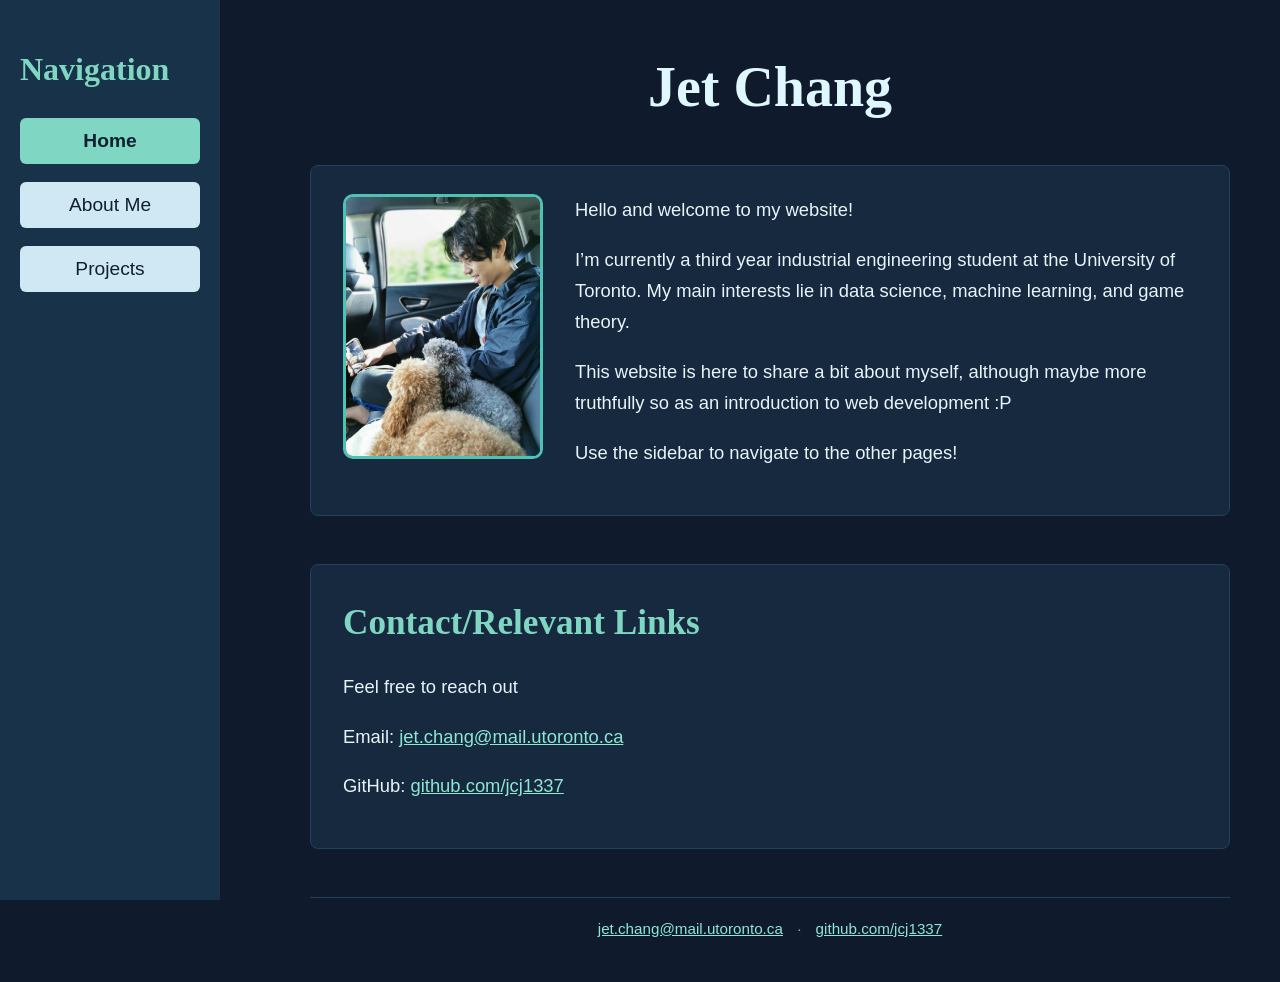
<file: index.html>
<!DOCTYPE html>
<html lang="en">
<head>
  <meta charset="UTF-8" />
  <meta name="viewport" content="width=device-width, initial-scale=1.0" />
  <title>Home | Jet Chang</title>
  <link rel="stylesheet" href="style.css" />
</head>
<body>
  <div class="sidebar">
    <h1>Navigation</h1>
    <a href="index.html" class="active">Home</a>
    <a href="about.html">About Me</a>
    <a href="projects.html">Projects</a>
  </div>

  <div class="content">
    <h1 class="title">Jet Chang</h1>

    <section class="card">
      <div class="home-intro">
        <img src="images/profile2.jpg" alt="Profile photo" class="profile-image" />

        <div class="home-text">
          <p>Hello and welcome to my website!</p>

          <p>
            I’m currently a third year industrial engineering student at the University
            of Toronto. My main interests lie in data science, machine learning, and game theory.
          </p>

          <p>
            This website is here to share a bit about myself, although maybe more truthfully so as an introduction to web development :P
          </p>

          <p>
            Use the sidebar to navigate to the other pages!
          </p>
        </div>
      </div>
    </section>

    <section class="card">
      <h2>Contact/Relevant Links</h2>
      <p>Feel free to reach out</p>

      <p>Email: <a href="mailto:jet.chang@mail.utoronto.ca">jet.chang@mail.utoronto.ca</a></p>
      <p>GitHub: <a href="https://github.com/jcj1337" target="_blank">github.com/jcj1337</a></p>
    </section>

    <footer class="site-footer">
      <a href="mailto:jet.chang@mail.utoronto.ca">jet.chang@mail.utoronto.ca</a>
      <span aria-hidden="true">&middot;</span>
      <a href="https://github.com/jcj1337" target="_blank" rel="noopener">github.com/jcj1337</a>
    </footer>
  </div>
</body>
</html>
</file>
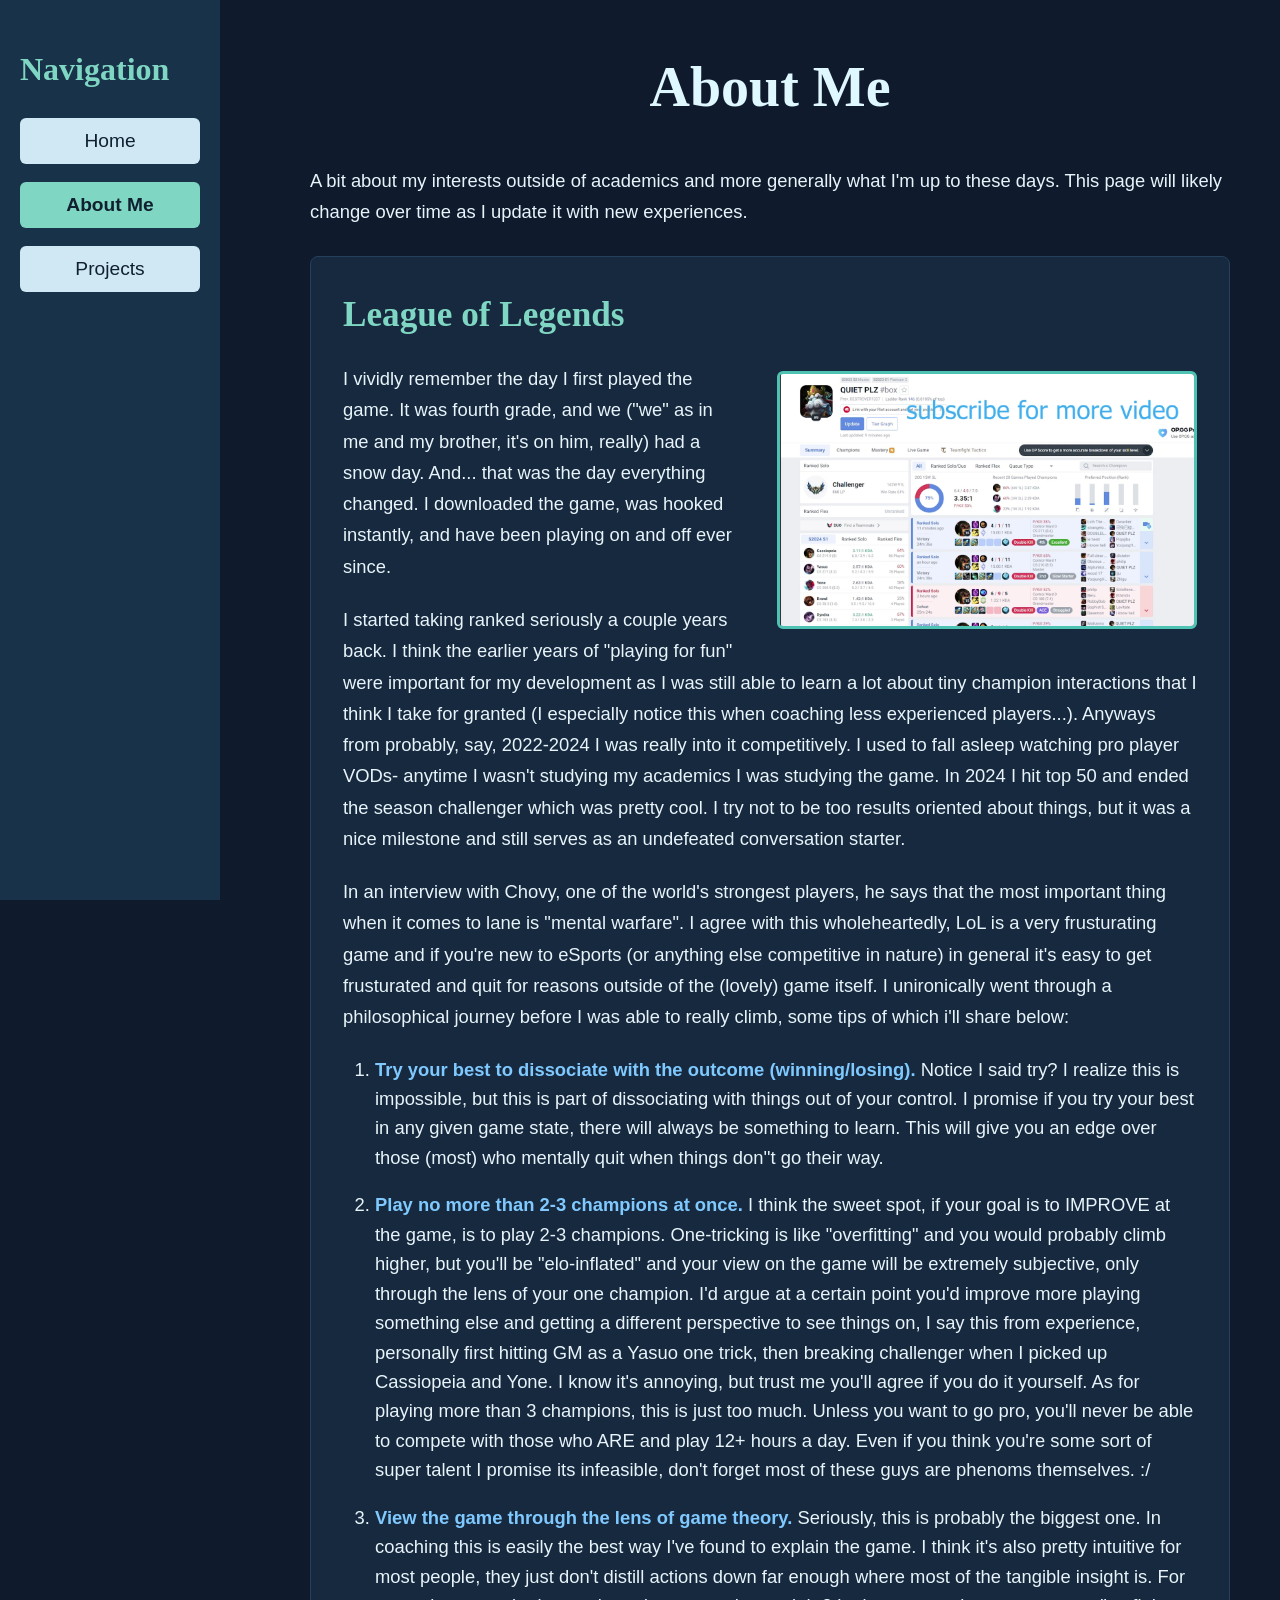
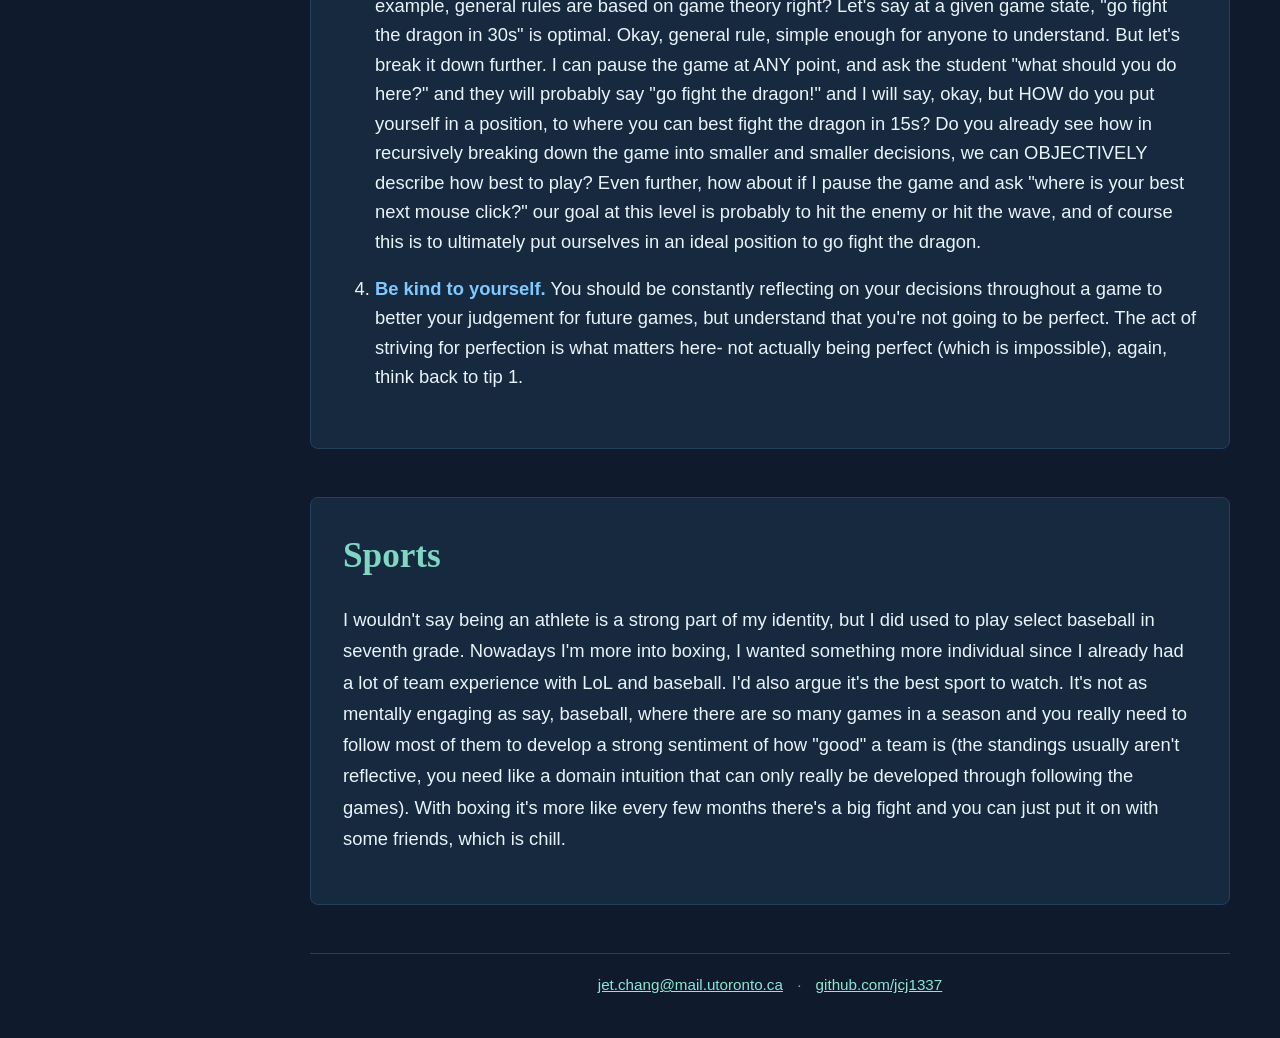
<file: about.html>
<!DOCTYPE html>
<html lang="en">
<head>
  <meta charset="UTF-8" />
  <meta name="viewport" content="width=device-width, initial-scale=1.0" />
  <title>About Me | NA'S NEXT MIDKING</title>
  <link rel="stylesheet" href="style.css" />
</head>
<body>
  <div class="sidebar">
    <h1>Navigation</h1>
    <a href="index.html">Home</a>
    <a href="about.html" class="active">About Me</a>
    <a href="projects.html">Projects</a>
    </div>

  <main class="content about-page">
    <h1 class="title">About Me</h1>

    <p class="intro">
      A bit about my interests outside of academics and more generally what I'm up to these days. This page will likely change over time as I update it with new
        experiences.
    </p>

    <section class="about-section card">
      <h2>League of Legends</h2>

      <img src="images/chall_ss.png" alt="end of szn" class="about-image" />

      <p>
        I vividly remember the day I first played the game. It was fourth grade, and we ("we" as in me and my brother, it's on him, really) had a snow day. 
        And... that was the day everything changed. I downloaded the game, was hooked instantly, and have been playing on and off ever since.
      </p>

      <p>
        I started taking ranked seriously a couple years back. I think the earlier years of "playing for fun" were important for my development as
        I was still able to learn a lot about tiny champion interactions that I think I take for granted (I especially notice this when coaching less experienced players...).
        Anyways from probably, say, 2022-2024 I was really into it competitively. I used to fall asleep watching pro player VODs- anytime I wasn't studying my academics
        I was studying the game. In 2024 I hit top 50 and ended the season challenger which was pretty cool. I try not to be too
        results oriented about things, but it was a nice milestone and still serves as an undefeated conversation starter. 

      </p>

      <p>
        In an interview with Chovy, one of the world's strongest players, he says that the most important thing when it comes to lane is "mental warfare".
        I agree with this wholeheartedly, LoL is a very frusturating game and if you're new to eSports (or anything else competitive in nature) in general it's easy to get frusturated and quit 
        for reasons outside of the (lovely) game itself. I unironically went through a philosophical journey before I was able to really climb, some tips of which i'll share below:
      </p>

    <ol>

        <li>
            <span class="highlight-text">Try your best to dissociate with the outcome (winning/losing).</span> Notice I said try? I realize this is impossible, but this is part of dissociating with things out of your control.
            I promise if you try your best in any given game state, there will always be something to learn. This will give you an edge over those (most) who mentally quit when things don''t go their way.
        </li>
        <li>
            <span class="highlight-text">Play no more than 2-3 champions at once.</span> I think the sweet spot, if your goal is to IMPROVE at the game, is to play 2-3 champions. One-tricking is like "overfitting" and you would probably
            climb higher, but you'll be "elo-inflated" and your view on the game will be extremely subjective, only through the lens of your one champion. 
            I'd argue at a certain point you'd improve more playing something else and getting a different perspective to see things on, I say this from experience, 
            personally first hitting GM as a Yasuo one trick, then breaking challenger when I picked up Cassiopeia and Yone. I know it's annoying, but trust me you'll agree
            if you do it yourself. 

            As for playing more than 3 champions, this is just too much. Unless you want to go pro, you'll never be able to compete with those who ARE and play 12+ hours a day. 
            Even if you think you're some sort of super talent I promise its infeasible, don't forget most of these guys are phenoms themselves. :/
        </li>
        <li>
            <span class="highlight-text">View the game through the lens of game theory.</span> Seriously, this is probably the biggest one. In coaching this is easily the best way I've found to explain
            the game. I think it's also pretty intuitive for most people, they just don't distill actions down far enough where most of the tangible insight is.
            For example, general rules are based on game theory right? Let's say at a given game state, "go fight the dragon in 30s" is optimal.
            Okay, general rule, simple enough for anyone to understand.
            But let's break it down further. I can pause the game at ANY point, and ask the student "what should you do here?" and they will 
            probably say "go fight the dragon!" and I will say, okay, but HOW do you put yourself in a position, to where you can best fight the dragon in 15s?
            Do you already see how in recursively breaking down the game into smaller and smaller decisions, we can OBJECTIVELY describe how best to play?
            Even further, how about if I pause the game and ask "where is your best next mouse click?" our goal at this level is probably
            to hit the enemy or hit the wave, and of course this is to ultimately put ourselves in an ideal position to go fight the dragon. 
        </li>
        <li>
            <span class="highlight-text">Be kind to yourself.</span> You should be constantly reflecting on your decisions throughout a game to better 
            your judgement for future games, but understand that you're not going to be perfect. The act of striving for perfection is what matters here-
            not actually being perfect (which is impossible), again, think back to tip 1. 
        </li>
        </ol>
    </section>

    <section class="about-section card">
      <h2>Sports</h2>

      <p>
        I wouldn't say being an athlete is a strong part of my identity, but I did used to play select baseball in seventh grade.
        Nowadays I'm more into boxing, I wanted something more individual since I already had a lot of team experience with LoL and baseball.
        I'd also argue it's the best sport to watch. It's not as mentally engaging as say, baseball, where there are so many games in a season and 
        you really need to follow most of them to develop a strong sentiment of how "good" a team is (the standings usually aren't reflective, you need like a domain intuition that can only really be developed through following the games).
        With boxing it's more like every few months there's a big fight and you can just put it on with some friends, which is chill. 
      </p>

    </section>


    <footer class="site-footer">
      <a href="mailto:jet.chang@mail.utoronto.ca">jet.chang@mail.utoronto.ca</a>
      <span aria-hidden="true">&middot;</span>
      <a href="https://github.com/jcj1337" target="_blank" rel="noopener">github.com/jcj1337</a>
    </footer>
  </main>
</body>
</html>
</file>
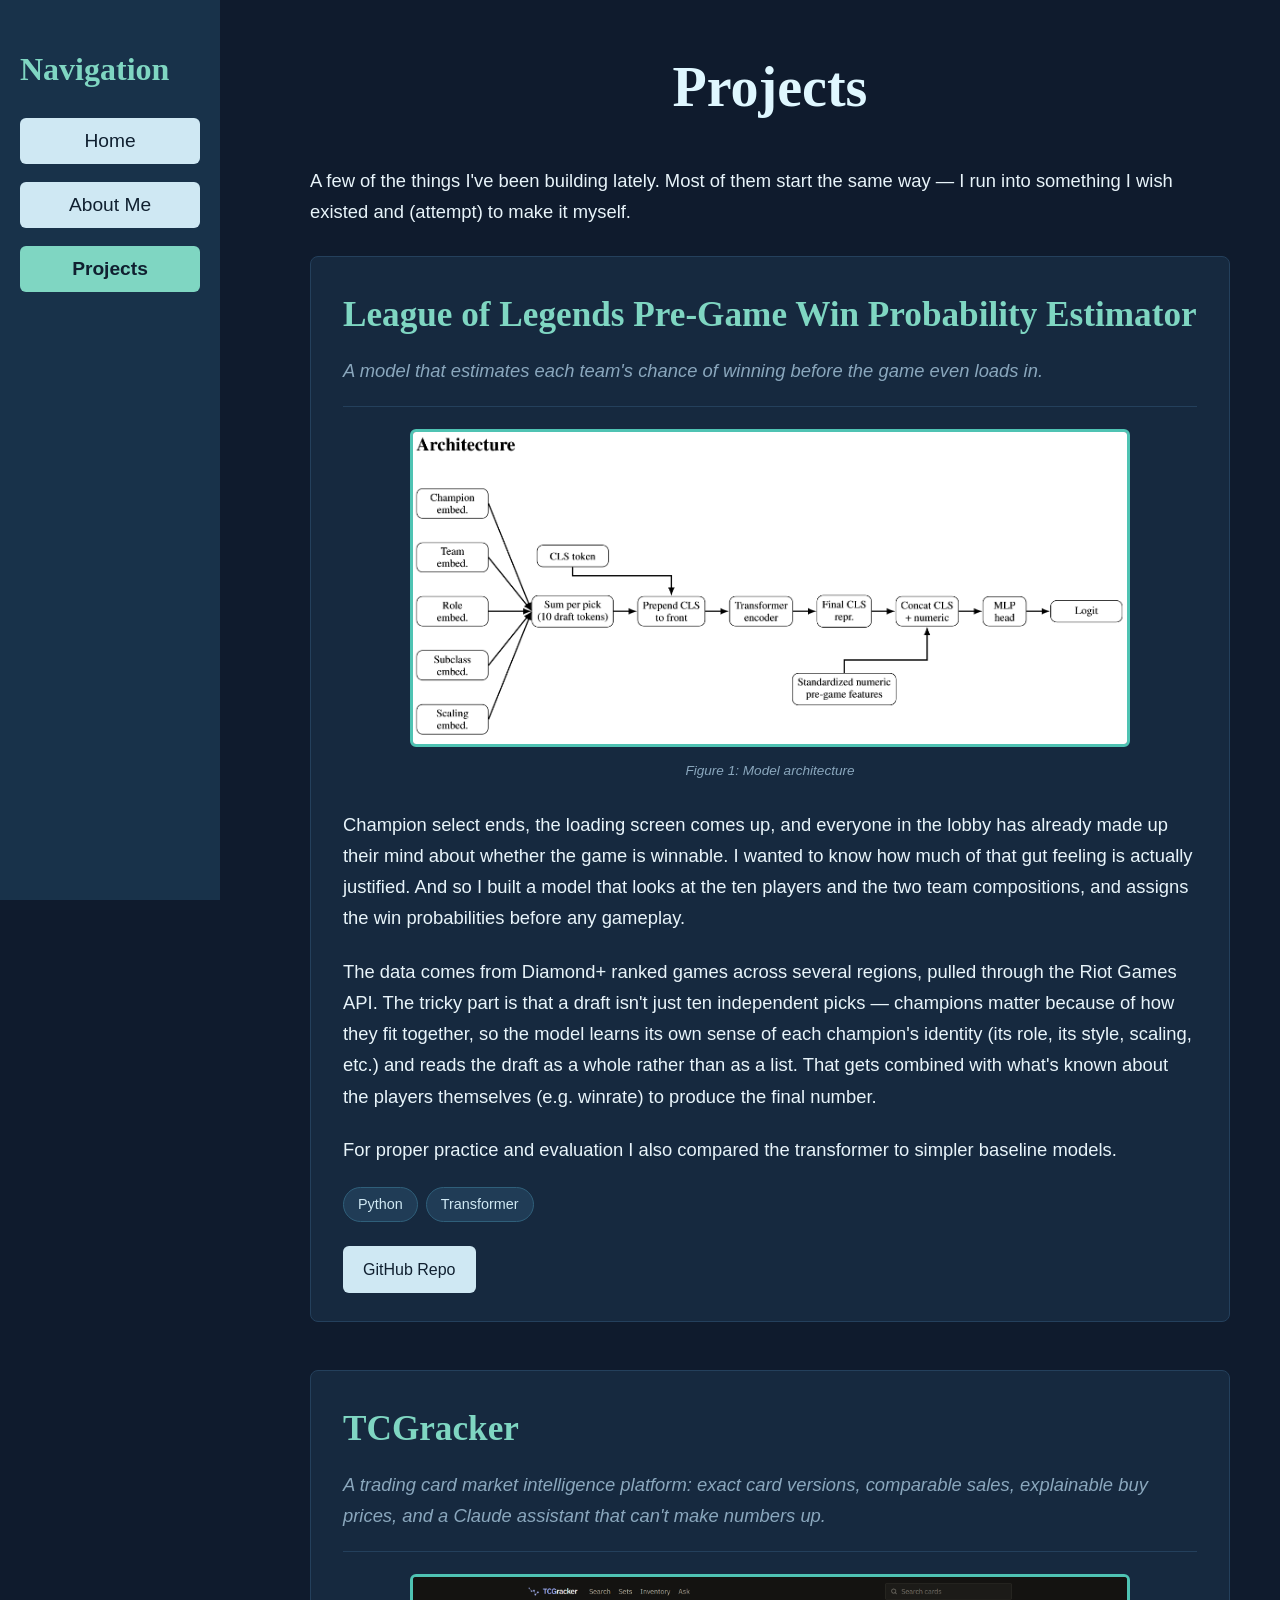
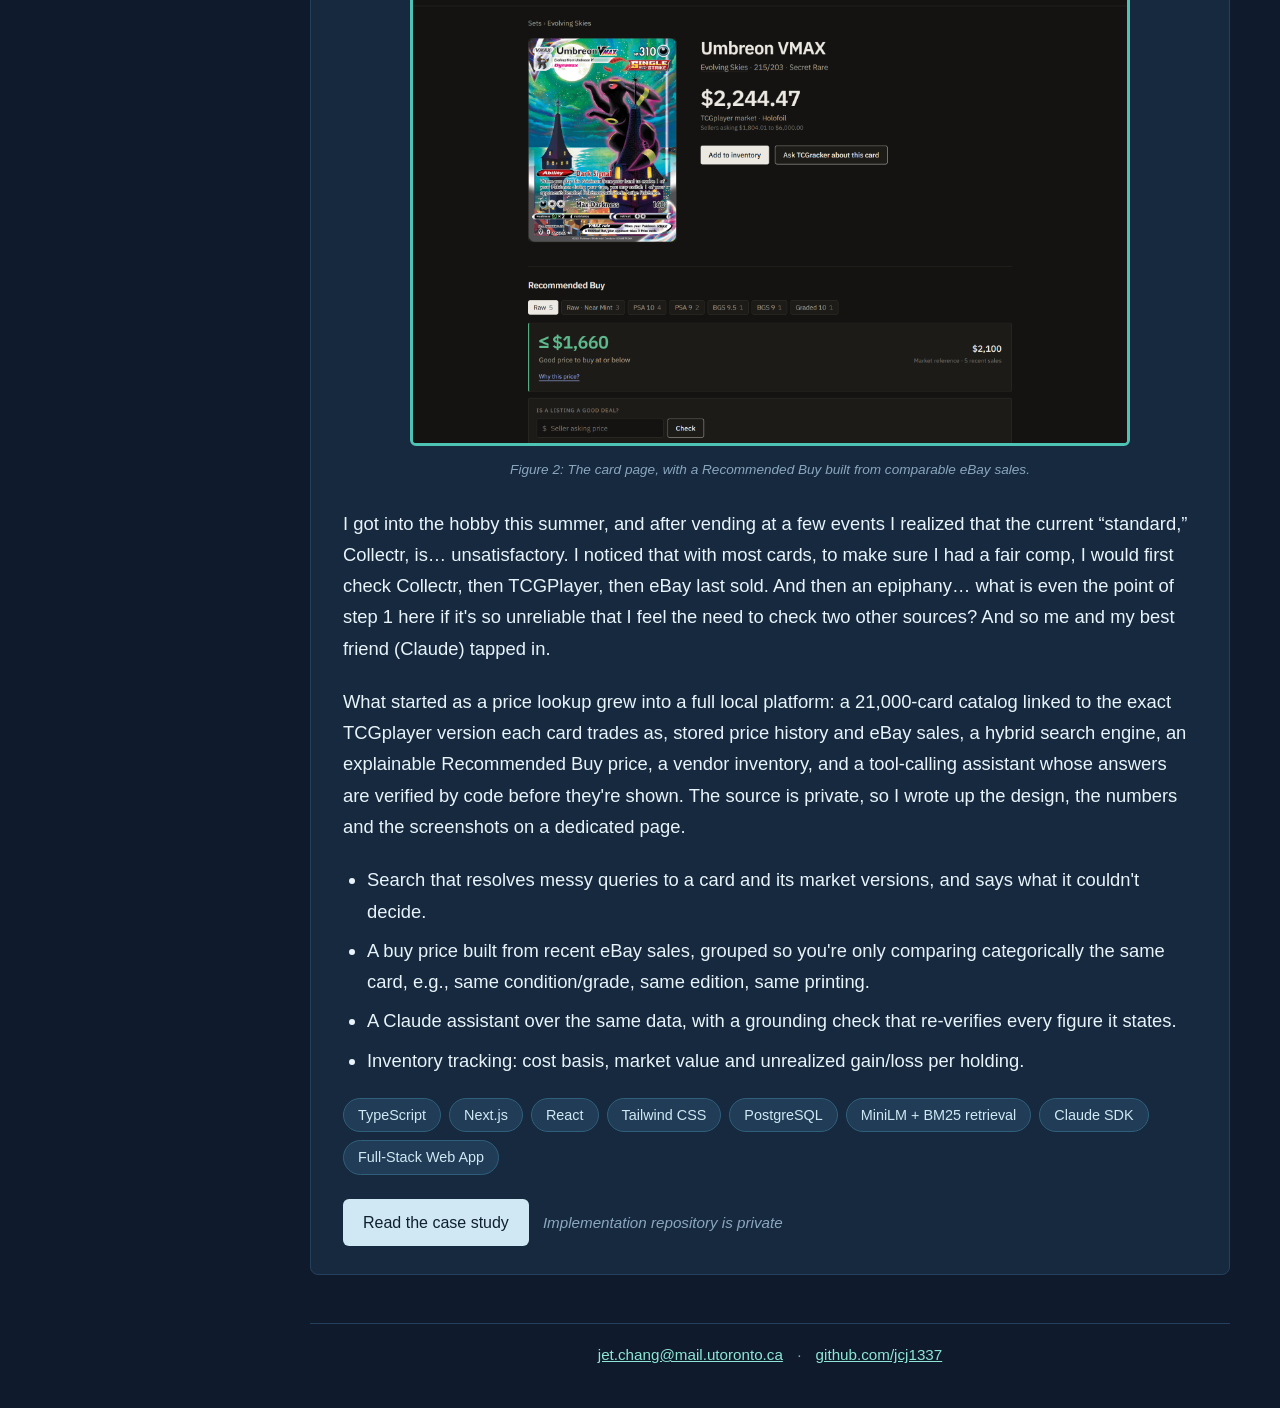
<file: projects.html>
<!DOCTYPE html>
<html lang="en">
<head>
  <meta charset="UTF-8" />
  <meta name="viewport" content="width=device-width, initial-scale=1.0" />
  <title>Projects | Jet Chang</title>
  <link rel="stylesheet" href="style.css" />
</head>
<body>
  <div class="sidebar">
    <h1>Navigation</h1>
    <a href="index.html">Home</a>
    <a href="about.html">About Me</a>
    <a href="projects.html" class="active">Projects</a>
  </div>

  <main class="content projects-page">
    <h1 class="title">Projects</h1>

    <p class="intro">
      A few of the things I've been building lately. Most of them start the same way &mdash; I run into
      something I wish existed and (attempt) to make it myself.
    </p>

    <!-- ============ Project 1: League of Legends Win Probability ============ -->
    <section class="card">
      <header class="project-header">
        <h2>League of Legends Pre-Game Win Probability Estimator</h2>
        <p class="project-tagline">
          A model that estimates each team's chance of winning before the game even loads in.
        </p>
      </header>

      <div class="project-body">
        <figure class="project-media">
          <img src="images/lol-model-architecture.png" alt="Diagram of the model architecture: champion, team, role, subclass and scaling embeddings are summed per pick, passed through a transformer encoder, then concatenated with numeric pre-game features" />
          <figcaption class="figure-caption">Figure 1: Model architecture</figcaption>
        </figure>

        <div class="project-text">
          <p>
            Champion select ends, the loading screen comes up, and everyone in the lobby has already made up
            their mind about whether the game is winnable. I wanted to know how much of that gut feeling is
            actually justified. And so I built a model that looks at the ten players and the two team
            compositions, and assigns the win probabilities before any gameplay.
          </p>

          <p>
            The data comes from Diamond+ ranked games across several regions, pulled through the Riot Games API.
            The tricky part is that a draft isn't just ten independent picks &mdash; champions matter because of
            how they fit together, so the model learns its own sense of each champion's identity (its role, its
            style, scaling, etc.) and reads the draft as a whole rather than as a list. That gets combined with
            what's known about the players themselves (e.g. winrate) to produce the final number.
          </p>

          <p>
            For proper practice and evaluation I also compared the transformer to simpler baseline models.
          </p>

          <ul class="tech-tags">
            <li>Python</li>
            <li>Transformer</li>
          </ul>

          <div class="project-links">
            <a class="project-button" href="https://github.com/jcj1337/lol_draft_project" target="_blank">GitHub Repo</a>
          </div>
        </div>
      </div>
    </section>

    <!-- ============ Project 2: TCGracker ============ -->
    <section class="card">
      <header class="project-header">
        <h2>TCGracker</h2>
        <p class="project-tagline">
          A trading card market intelligence platform: exact card versions, comparable sales, explainable buy prices, and a Claude assistant that can't make numbers up.
        </p>
      </header>

      <div class="project-body">
        <figure class="project-media">
          <a href="tcgracker.html"><img src="images/tcgracker/card-page.png" alt="TCGracker card page for Umbreon VMAX showing the TCGplayer market price, a Recommended Buy with its market reference, comparable-sale tabs by condition and grade, and a deal checker" /></a>
          <figcaption class="figure-caption">Figure 2: The card page, with a Recommended Buy built from comparable eBay sales.</figcaption>
        </figure>

        <div class="project-text">
          <p>
            I got into the hobby this summer, and after vending at a few events I realized that the current
            &ldquo;standard,&rdquo; Collectr, is&hellip; unsatisfactory. I noticed that with most cards, to make sure I had a
            fair comp, I would first check Collectr, then TCGPlayer, then eBay last sold. And then an epiphany&hellip;
            what is even the point of step 1 here if it's so unreliable that I feel the need to check two other
            sources? And so me and my best friend (Claude) tapped in.
          </p>

          <p>
            What started as a price lookup grew into a full local platform: a 21,000-card catalog linked to the exact
            TCGplayer version each card trades as, stored price history and eBay sales, a hybrid search engine, an
            explainable Recommended Buy price, a vendor inventory, and a tool-calling assistant whose answers are
            verified by code before they're shown. The source is private, so I wrote up the design, the numbers and
            the screenshots on a dedicated page.
          </p>

          <ul class="project-highlights">
            <li>Search that resolves messy queries to a card and its market versions, and says what it couldn't decide.</li>
            <li>A buy price built from recent eBay sales, grouped so you're only comparing categorically the same card, e.g., same condition/grade, same edition, same printing.</li>
            <li>A Claude assistant over the same data, with a grounding check that re-verifies every figure it states.</li>
            <li>Inventory tracking: cost basis, market value and unrealized gain/loss per holding.</li>
          </ul>

          <ul class="tech-tags">
            <li>TypeScript</li>
            <li>Next.js</li>
            <li>React</li>
            <li>Tailwind CSS</li>
            <li>PostgreSQL</li>
            <li>MiniLM + BM25 retrieval</li>
            <li>Claude SDK</li>
            <li>Full-Stack Web App</li>
          </ul>

          <div class="project-links">
            <a class="project-button" href="tcgracker.html">Read the case study</a>
            <span class="private-inline">Implementation repository is private</span>
          </div>
        </div>
      </div>
    </section>


    <footer class="site-footer">
      <a href="mailto:jet.chang@mail.utoronto.ca">jet.chang@mail.utoronto.ca</a>
      <span aria-hidden="true">&middot;</span>
      <a href="https://github.com/jcj1337" target="_blank" rel="noopener">github.com/jcj1337</a>
    </footer>
  </main>
</body>
</html>
</file>
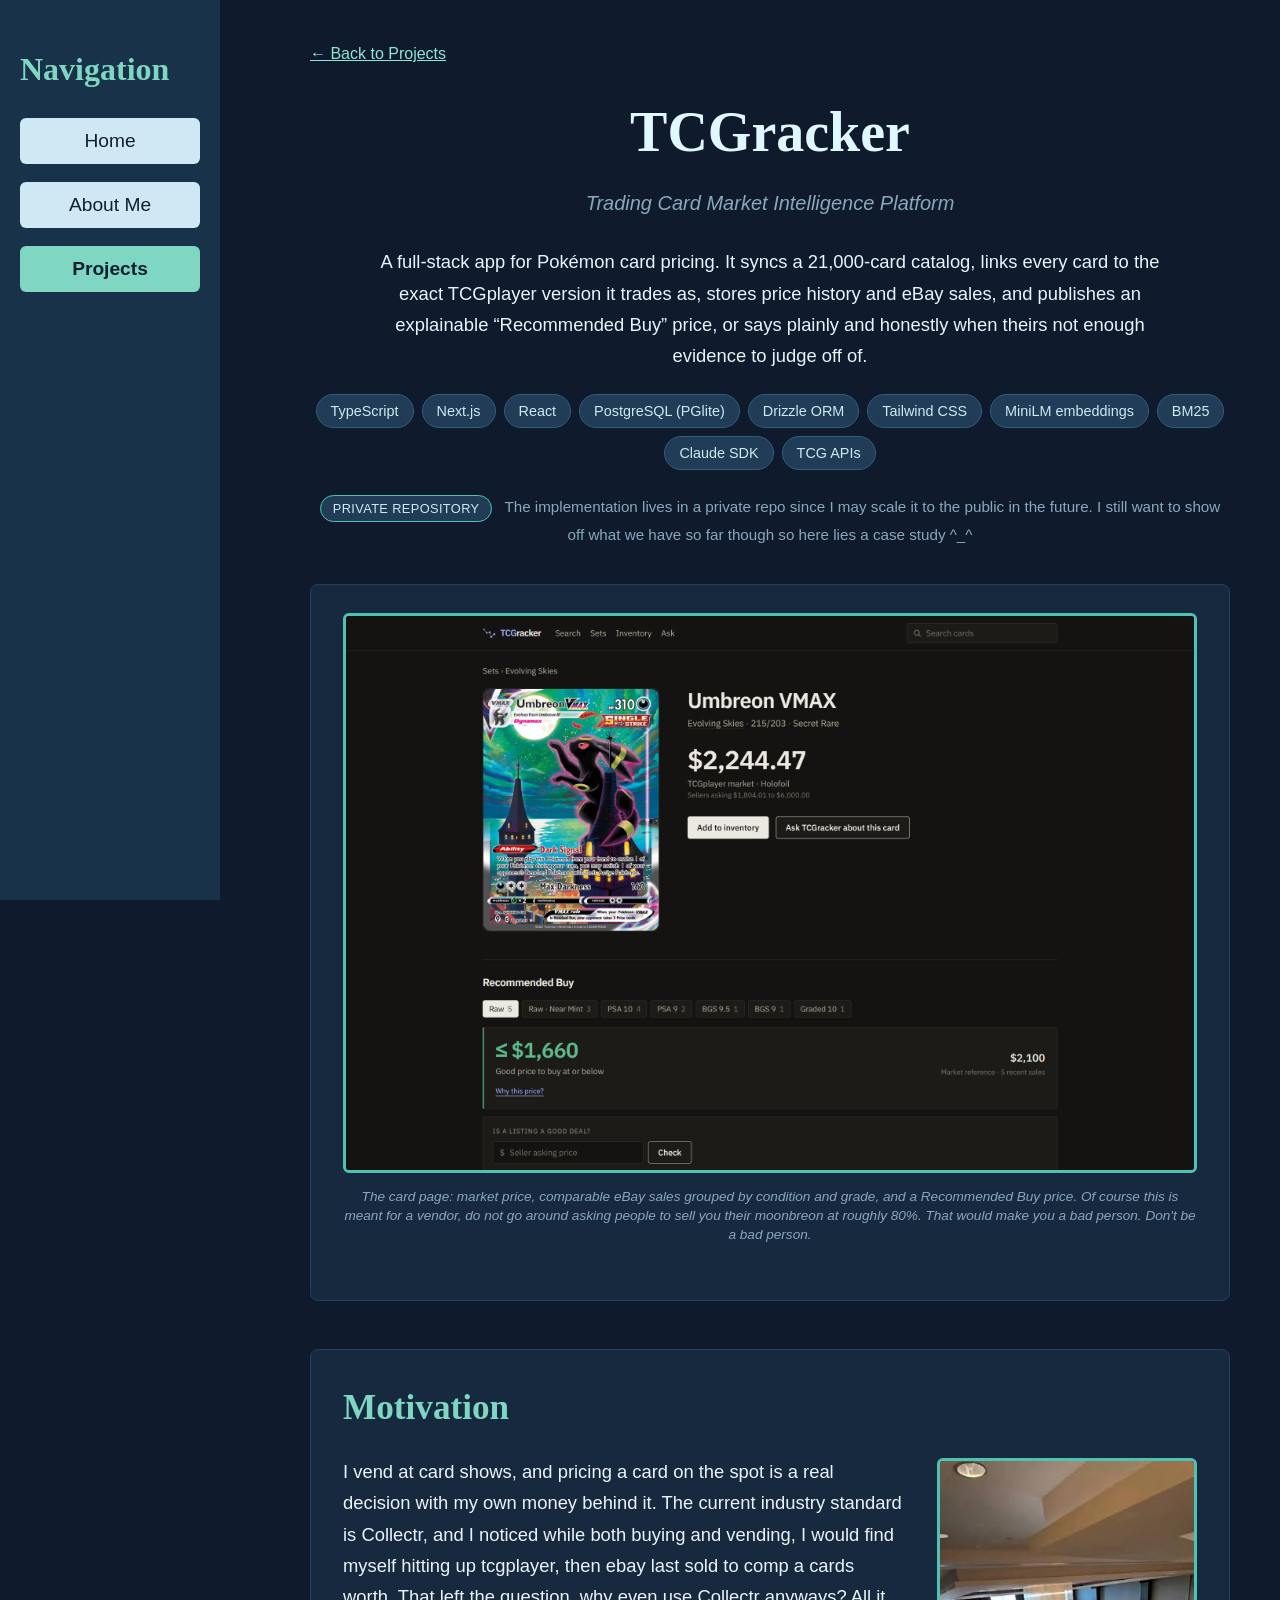
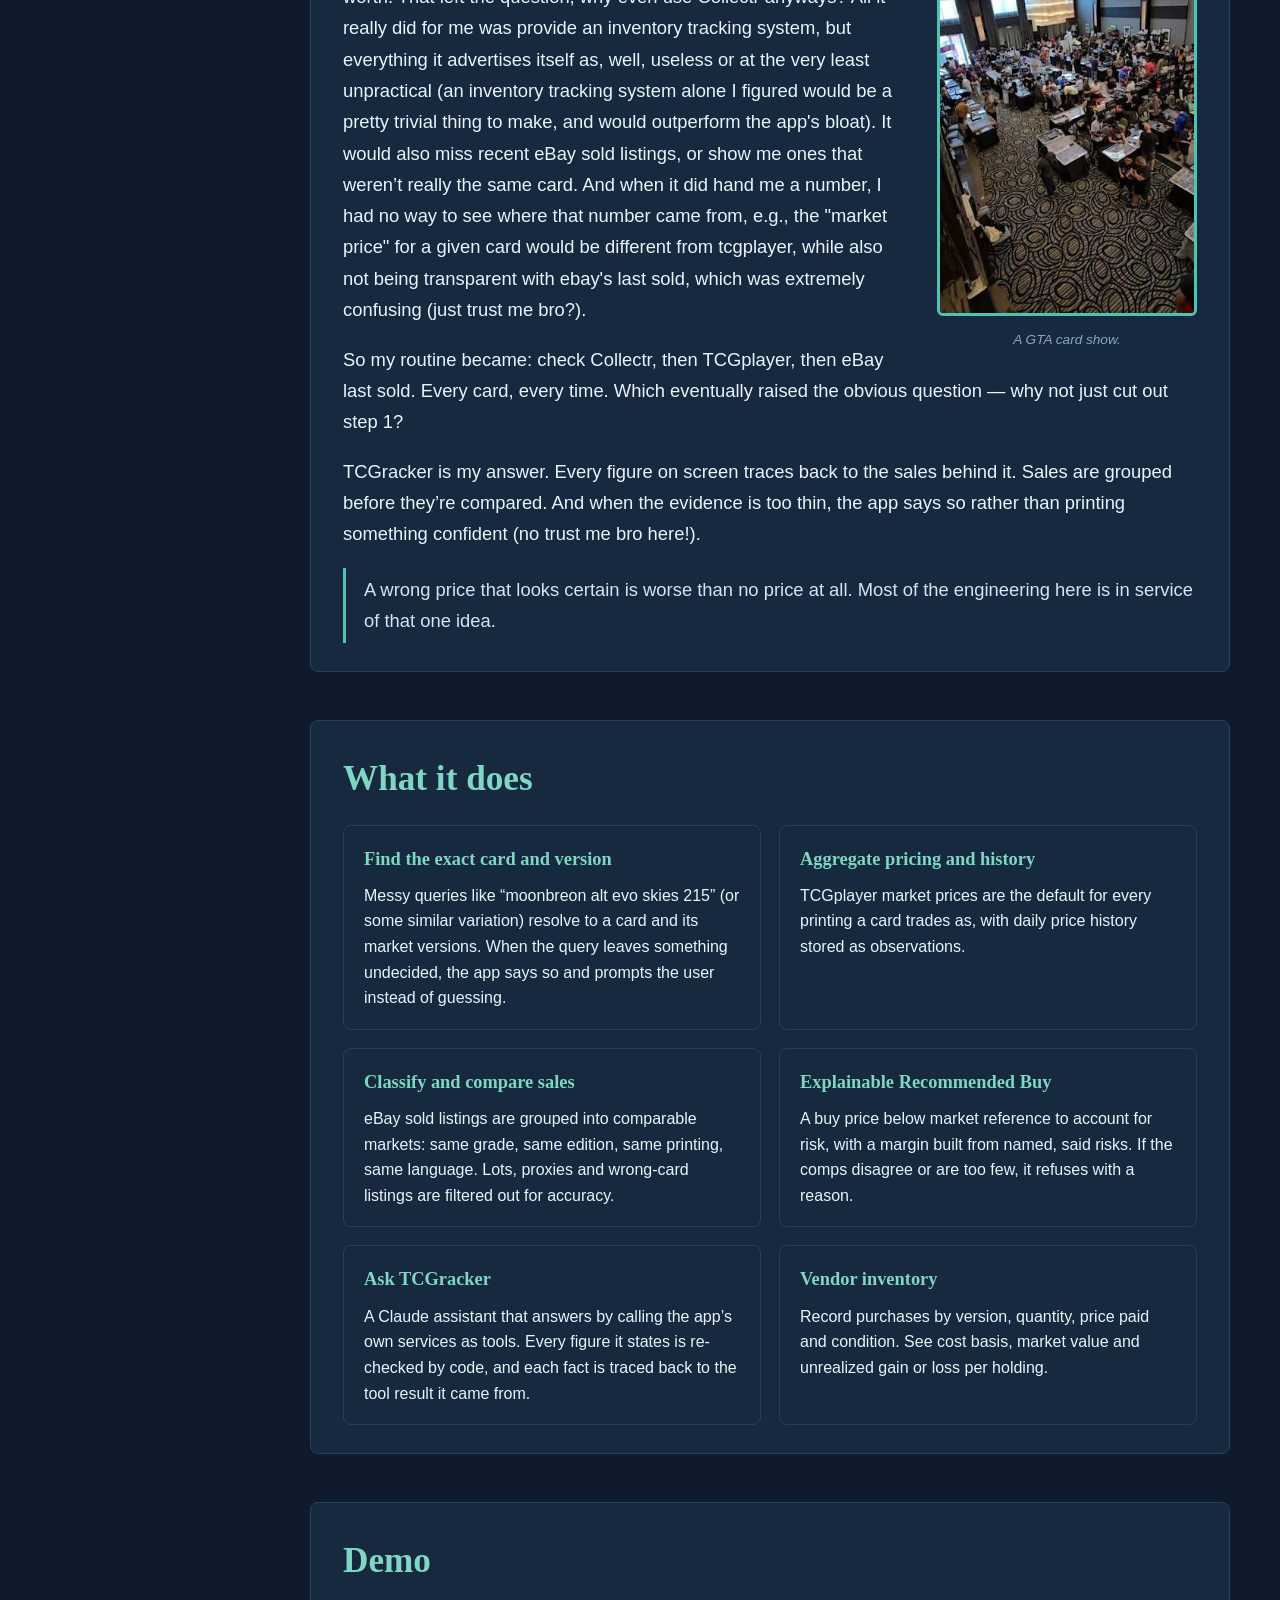
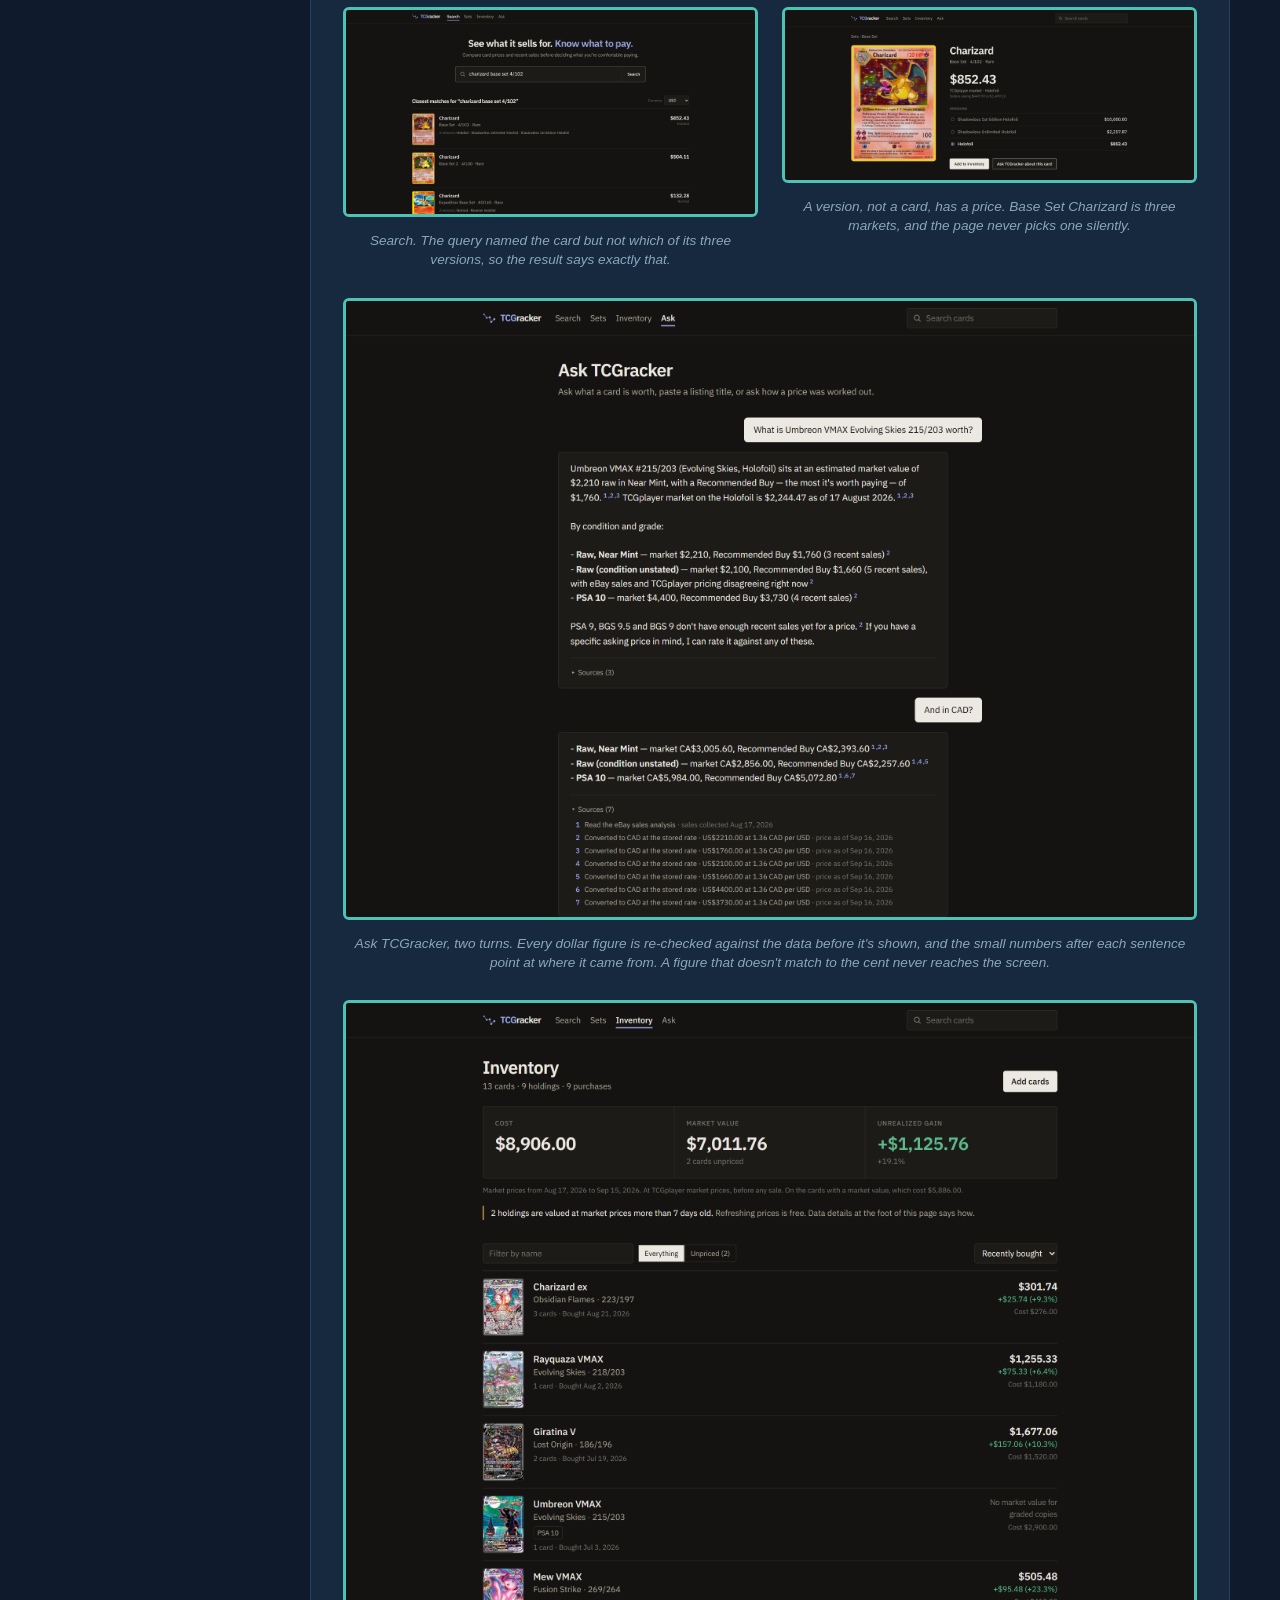
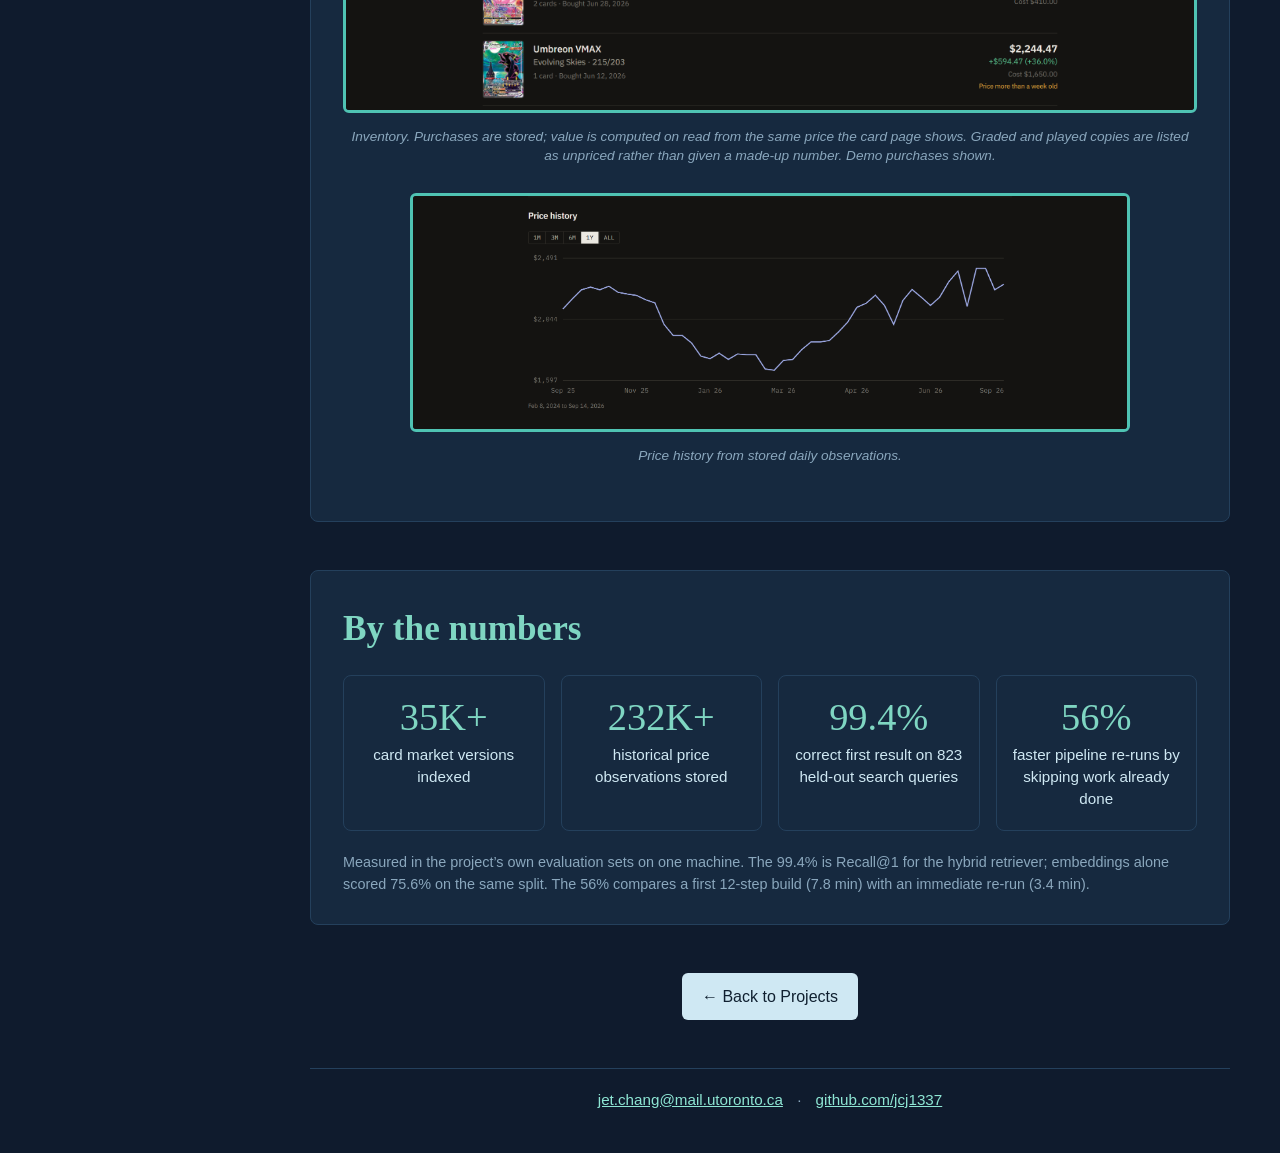
<file: tcgracker.html>
<!DOCTYPE html>
<html lang="en">
<head>
  <meta charset="UTF-8" />
  <meta name="viewport" content="width=device-width, initial-scale=1.0" />
  <title>TCGracker | Jet Chang</title>
  <meta name="description" content="TCGracker: a trading card market intelligence platform with hybrid retrieval, explainable buy prices and a Claude tool-calling assistant. A case study." />
  <link rel="stylesheet" href="style.css" />
</head>
<body>
  <div class="sidebar">
    <h1>Navigation</h1>
    <a href="index.html">Home</a>
    <a href="about.html">About Me</a>
    <a href="projects.html" class="active">Projects</a>
  </div>

  <main class="content case-study">

    <p class="breadcrumb"><a href="projects.html">&larr; Back to Projects</a></p>

    <!-- ============ 1. Hero / Overview ============ -->
    <header class="case-hero">
      <h1 class="title case-title">TCGracker</h1>
      <p class="case-subtitle">Trading Card Market Intelligence Platform</p>

      <p class="case-lede">
        A full-stack app for Pok&eacute;mon card pricing. It syncs a 21,000-card catalog, links every card to
        the exact TCGplayer version it trades as, stores price history and eBay sales, and publishes an explainable
        &ldquo;Recommended Buy&rdquo; price, or says plainly and honestly when theirs not enough evidence to judge off of. 
      </p>

      <ul class="tech-tags">
        <li>TypeScript</li>
        <li>Next.js </li>
        <li>React </li>
        <li>PostgreSQL (PGlite)</li>
        <li>Drizzle ORM</li>
        <li>Tailwind CSS</li>
        <li>MiniLM embeddings</li>
        <li>BM25</li>
        <li>Claude SDK</li>
        <li>TCG APIs</li>
      </ul>

      <p class="private-note">
        <span class="badge">Private repository</span>
        The implementation lives in a private repo since I may scale it to the public in the future. 
        I still want to show off what we have so far though so here lies a case study ^_^
      </p>
    </header>

    <section class="card">
      <figure class="project-media wide">
        <img src="images/tcgracker/card-page.png" alt="TCGracker card page for Umbreon VMAX (Evolving Skies 215/203): the TCGplayer market price, a Recommended Buy of at or below $1,660 with the market reference beside it, comparable-sale tabs for raw and graded copies, and a deal checker" />
        <figcaption class="figure-caption">The card page: market price, comparable eBay sales grouped by condition and grade, and a Recommended Buy price. Of course this is meant for a vendor, do not 
          go around asking people to sell you their moonbreon at roughly 80%. That would make you a bad person. Don't be a bad person.
        </figcaption>
      </figure>
    </section>

    <!-- ============ Why ============ -->
    <section class="card">
      <h2>Motivation</h2>

      <figure class="section-photo">
        <img src="images/tcgracker/cardshow.jpg" alt="A busy trading card show in Markham, seen from a balcony: rows of vendor tables with display cases and binders, and a crowd moving between them" />
        <figcaption class="figure-caption">A GTA card show.</figcaption>
      </figure>

      <p>
        I vend at card shows, and pricing a card on the spot is a real decision with my own money behind it.
        The current industry standard is Collectr, and I noticed while both buying and vending, I would find 
        myself hitting up tcgplayer, then ebay last sold to comp a cards worth. That left the question,
        why even use Collectr anyways? All it really did for me was provide an inventory tracking system, but
        everything it advertises itself as, well, useless or at the very least unpractical (an inventory tracking system
        alone I figured would be a pretty trivial thing to make, and would outperform the app's bloat). It would 
        also miss recent eBay sold listings, or show me ones that weren&rsquo;t really the same card.
        And when it did hand me a number, I had no way to see where that number came from, e.g., the "market price"
        for a given card would be different from tcgplayer, while also not being transparent with ebay's last sold, 
        which was extremely confusing (just trust me bro?).
      </p>

      <p>
        So my routine became: check Collectr, then TCGplayer, then eBay last sold. Every card, every time. Which
        eventually raised the obvious question &mdash; why not just cut out step 1?
      </p>

      <p>
        TCGracker is my answer. Every figure on screen traces back to the sales behind it. Sales are grouped
        before they&rsquo;re compared. And when the
        evidence is too thin, the app says so rather than printing something confident (no trust me bro here!). 
      </p>

      <p class="callout">
        A wrong price that looks certain is worse than no price at all. Most of the engineering here is in service
        of that one idea.
      </p>
    </section>

    <!-- ============ 2. Product overview ============ -->
    <section class="card">
      <h2>What it does</h2>
      <div class="feature-grid">
        <div class="feature">
          <h3>Find the exact card and version</h3>
          <p>Messy queries like &ldquo;moonbreon alt evo skies 215&rdquo; (or some similar variation) resolve to a card and its market versions. When the query leaves something undecided, the app says so and prompts the user instead of guessing.</p>
        </div>
        <div class="feature">
          <h3>Aggregate pricing and history</h3>
          <p>TCGplayer market prices are the default for every printing a card trades as, with daily price history stored as observations.</p>
        </div>
        <div class="feature">
          <h3>Classify and compare sales</h3>
          <p>eBay sold listings are grouped into comparable markets: same grade, same edition, same printing, same language. Lots, proxies and wrong-card listings are filtered out for accuracy.</p>
        </div>
        <div class="feature">
          <h3>Explainable Recommended Buy</h3>
          <p>A buy price below market reference to account for risk, with a margin built from named, said risks. If the comps disagree or are too few, it refuses with a reason.</p>
        </div>
        <div class="feature">
          <h3>Ask TCGracker</h3>
          <p>A Claude assistant that answers by calling the app&rsquo;s own services as tools. Every figure it states is re-checked by code, and each fact is traced back to the tool result it came from.</p>
        </div>
        <div class="feature">
          <h3>Vendor inventory</h3>
          <p>Record purchases by version, quantity, price paid and condition. See cost basis, market value and unrealized gain or loss per holding.</p>
        </div>
      </div>
    </section>

    <!-- ============ Screenshots ============ -->
    <section class="card">
      <h2>Demo</h2>
      <div class="shot-grid">
        <figure class="project-media">
          <img src="images/tcgracker/search-results.png" alt="Search results for 'charizard base set 4/102': Base Set Charizard first at $852.43 labelled Holofoil, with a line noting three versions: Holofoil, Shadowless Unlimited Holofoil and Shadowless 1st Edition Holofoil" />
          <figcaption class="figure-caption">Search. The query named the card but not which of its three versions, so the result says exactly that.</figcaption>
        </figure>
        <figure class="project-media">
          <img src="images/tcgracker/card-versions.png" alt="Card page for Base Set Charizard listing three separately priced versions: Shadowless 1st Edition Holofoil, Shadowless Unlimited Holofoil and Holofoil" />
          <figcaption class="figure-caption">A version, not a card, has a price. Base Set Charizard is three markets, and the page never picks one silently.</figcaption>
        </figure>
      </div>

      <figure class="project-media wide">
        <img src="images/tcgracker/ask.png" alt="Ask TCGracker conversation. First question: what is Umbreon VMAX Evolving Skies 215/203 worth. The answer gives the market price, then a Recommended Buy for Raw Near Mint, raw unstated and PSA 10, each with the number of recent sales behind it, and notes that PSA 9 and BGS grades do not have enough sales for a price. Small source numbers follow each sentence. Second question: and in CAD, answered in a single line of converted figures, with the exchange rate listed in the expanded sources underneath." />
        <figcaption class="figure-caption">Ask TCGracker, two turns. Every dollar figure is re-checked against the data before it's shown, and the small numbers after each sentence point at where it came from. A figure that doesn't match to the cent never reaches the screen.</figcaption>
      </figure>

      <figure class="project-media wide">
        <img src="images/tcgracker/inventory.png" alt="Inventory page showing totals for cost, market value and unrealized gain, and a list of holdings with quantity, paid, market value and gain per holding" />
        <figcaption class="figure-caption">Inventory. Purchases are stored; value is computed on read from the same price the card page shows. Graded and played copies are listed as unpriced rather than given a made-up number. Demo purchases shown.</figcaption>
      </figure>

      <figure class="project-media">
        <img src="images/tcgracker/price-history.png" alt="Price history chart for Umbreon VMAX Holofoil over one year, with 1M, 3M, 6M, 1Y and ALL range buttons" />
        <figcaption class="figure-caption">Price history from stored daily observations.</figcaption>
      </figure>
    </section>

    <!-- ============ 4. Headline metrics ============ -->
    <section class="card">
      <h2>By the numbers</h2>
      <div class="metric-grid">
        <div class="metric">
          <p class="metric-value">35K+</p>
          <p class="metric-label">card market versions indexed</p>
        </div>
        <div class="metric">
          <p class="metric-value">232K+</p>
          <p class="metric-label">historical price observations stored</p>
        </div>
        <div class="metric">
          <p class="metric-value">99.4%</p>
          <p class="metric-label">correct first result on 823 held-out search queries</p>
        </div>
        <div class="metric">
          <p class="metric-value">56%</p>
          <p class="metric-label">faster pipeline re-runs by skipping work already done</p>
        </div>
      </div>
      <p class="metric-footnote">
        Measured in the project&rsquo;s own evaluation sets on one machine. The 99.4% is Recall@1 for the hybrid retriever; embeddings alone scored 75.6% on the same split. The 56% compares a first 12-step build (7.8 min) with an immediate re-run (3.4 min).
      </p>
    </section>

    <div class="project-links page-end">
      <a class="project-button" href="projects.html">&larr; Back to Projects</a>
    </div>


    <footer class="site-footer">
      <a href="mailto:jet.chang@mail.utoronto.ca">jet.chang@mail.utoronto.ca</a>
      <span aria-hidden="true">&middot;</span>
      <a href="https://github.com/jcj1337" target="_blank" rel="noopener">github.com/jcj1337</a>
    </footer>
  </main>
</body>
</html>
</file>
<file: style.css>
body {
  margin: 0;
  background-color: #0f1b2d;
  color: #e8f4fa;
  font-family: Georgia, sans-serif;
}

.sidebar {
  position: fixed;
  left: 0;
  top: 0;
  width: 220px;
  height: 100vh;
  background-color: #18324a;
  padding: 30px 20px;
  box-sizing: border-box;
}

.sidebar h1 {
  color: #7fd6c2;
  font-family: Georgia, serif;
  font-size: 2rem;
  margin-bottom: 30px;
}

.sidebar a {
  display: block;
  text-decoration: none;
  color: #102030;
  background-color: #cfe8f3;
  padding: 12px;
  margin-bottom: 18px;
  text-align: center;
  font-size: 1.2rem;
  border-radius: 6px;
  transition: 0.2s ease;
}

.sidebar a:hover {
  background-color: #a9dccc;
}

.content {
  margin-left: 260px;
  padding: 40px 50px;
  max-width: 950px;
  font-size: 1.15rem;
  line-height: 1.7;
}

.title {
  text-align: center;
  font-family: Georgia, serif;
  font-size: 3.5rem;
  margin-top: 0;
  margin-bottom: 30px;
  color: #dff7ff;
}

.intro {
  margin-bottom: 28px;
}

/* ---------- Content cards ---------- */

.card {
  background-color: #16293f;
  border: 1px solid #24405c;
  border-radius: 8px;
  padding: 28px 32px;
  margin-bottom: 48px;
  display: flow-root;
  transition: 0.2s ease;
}

.card:hover {
  border-color: #4fc3b3;
}

.card h2 {
  font-family: Georgia, serif;
  font-size: 2.2rem;
  margin: 0 0 16px;
  color: #7fd6c2;
}

.about-section p {
  margin-bottom: 22px;
}

.about-image {
  float: right;
  width: 70%;
  max-width: 420px;
  margin: 10px 0 24px 36px;
  border: 3px solid #4fc3b3;
  border-radius: 6px;
  box-sizing: border-box;
}

.highlight-text {
  font-weight: bold;
  color: #7fc9ff;
}
.about-page::after {
  content: "";
  display: block;
  clear: both;
}

ol {
  margin-top: 20px;
  margin-bottom: 28px;
  padding-left: 32px;
}

ol li {
  margin-bottom: 18px;
  line-height: 1.6;
}

.content a {
  color: #8ee6d4;
}

.content a:hover {
  color: #c8fff4;
  text-decoration: underline;
}

.home-intro {
  display: flex;
  align-items: flex-start;
  gap: 32px;
}

.profile-image {
  width: 200px;
  height: auto;
  border: 3px solid #4fc3b3;
  border-radius: 10px;
  box-sizing: border-box;
  flex-shrink: 0;
}
.home-text {
  flex: 1;
}

.home-text p:first-child {
  margin-top: 0;
}

/* ---------- Projects page ---------- */

.project-header h2 {
  margin: 0 0 10px;
}

/* secondary / muted text - subdued from the #e8f4fa body color */
.project-tagline,
.figure-caption {
  color: #8aa7bd;
}

.project-tagline {
  margin: 0 0 22px;
  padding-bottom: 20px;
  border-bottom: 1px solid #24405c;
  font-style: italic;
}

.project-body {
  display: block;
}

.project-media {
  max-width: 720px;
  margin: 0 auto 28px;
}

.project-media img {
  display: block;
  width: 100%;
  height: auto;
  border: 3px solid #4fc3b3;
  border-radius: 6px;
  box-sizing: border-box;
}

.figure-caption {
  margin-top: 14px;
  font-size: 0.85rem;
  line-height: 1.4;
  font-style: italic;
  text-align: center;
}

.project-text p {
  margin-top: 0;
  margin-bottom: 22px;
}

.project-highlights {
  margin: 0 0 22px;
  padding-left: 24px;
}

.project-highlights li {
  margin-bottom: 8px;
}

.tech-tags {
  list-style: none;
  display: flex;
  flex-wrap: wrap;
  gap: 8px;
  margin: 0 0 24px;
  padding: 0;
}

.tech-tags li {
  background-color: #203c56;
  border: 1px solid #2f5f7a;
  border-radius: 999px;
  padding: 4px 14px;
  font-size: 0.9rem;
  color: #cfe8f3;
}

.project-links {
  display: flex;
  flex-wrap: wrap;
  gap: 14px;
}

.content a.project-button {
  display: inline-block;
  text-decoration: none;
  color: #102030;
  background-color: #cfe8f3;
  padding: 10px 20px;
  border-radius: 6px;
  font-size: 1rem;
  transition: 0.2s ease;
}

.content a.project-button:hover {
  background-color: #a9dccc;
  text-decoration: none;
}

/* ---------- Responsive ---------- */

@media (max-width: 800px) {
  .sidebar {
    position: static;
    width: 100%;
    height: auto;
    padding: 20px;
  }

  .sidebar h1 {
    font-size: 1.6rem;
    margin-bottom: 16px;
  }

  .sidebar a {
    margin-bottom: 10px;
  }

  .content {
    margin-left: 0;
    padding: 30px 20px;
    font-size: 1.05rem;
  }

  .title {
    font-size: 2.4rem;
  }

  .home-intro {
    flex-direction: column;
    align-items: center;
  }

  .about-image {
    float: none;
    width: 100%;
    margin: 10px 0 24px 0;
  }

  .card h2 {
    font-size: 1.8rem;
  }

  .card {
    padding: 22px 20px;
  }
}

/* ---------- Case study page (TCGracker) ---------- */

.breadcrumb {
  margin: 0 0 18px;
  font-size: 1rem;
}

.case-hero {
  margin-bottom: 36px;
}

.case-title {
  margin-bottom: 6px;
}

.case-subtitle {
  text-align: center;
  color: #8aa7bd;
  font-style: italic;
  font-size: 1.25rem;
  margin: 0 0 26px;
}

.case-lede {
  max-width: 780px;
  margin: 0 auto 22px;
  text-align: center;
}

.case-hero .tech-tags {
  justify-content: center;
}

.private-note {
  text-align: center;
  color: #8aa7bd;
  font-size: 0.95rem;
  margin: 0;
}

.badge {
  display: inline-block;
  background-color: #203c56;
  border: 1px solid #4fc3b3;
  color: #cfe8f3;
  border-radius: 999px;
  padding: 2px 12px;
  font-size: 0.8rem;
  letter-spacing: 0.03em;
  text-transform: uppercase;
  margin-right: 8px;
  vertical-align: middle;
}

.case-study h3 {
  font-family: Georgia, serif;
  font-size: 1.25rem;
  color: #cfe8f3;
  margin: 0 0 8px;
}

.case-study .card p:last-child {
  margin-bottom: 0;
}

.project-media.wide {
  max-width: 100%;
}

.feature-grid {
  display: grid;
  grid-template-columns: repeat(2, minmax(0, 1fr));
  gap: 18px;
}

.feature {
  background-color: #12213400;
  border: 1px solid #24405c;
  border-radius: 8px;
  padding: 18px 20px;
}

.feature h3 {
  color: #7fd6c2;
  font-size: 1.15rem;
}

.feature p {
  margin: 0;
  font-size: 1rem;
  line-height: 1.6;
}

.shot-grid {
  display: grid;
  grid-template-columns: repeat(2, minmax(0, 1fr));
  gap: 24px;
  margin-bottom: 8px;
}

.shot-grid .project-media {
  max-width: 100%;
  margin: 0 0 20px;
}

.placeholder-box {
  border: 3px dashed #4fc3b3;
  border-radius: 6px;
  padding: 40px 32px;
  text-align: center;
  color: #8aa7bd;
  font-size: 1rem;
  line-height: 1.6;
}

.placeholder-box p {
  margin: 0 auto;
  max-width: 560px;
}

.placeholder-title {
  color: #dff7ff;
  font-size: 1.2rem;
  margin-bottom: 10px !important;
}

.metric-grid {
  display: grid;
  grid-template-columns: repeat(4, minmax(0, 1fr));
  gap: 16px;
  margin-bottom: 20px;
}

.metric {
  border: 1px solid #24405c;
  border-radius: 8px;
  padding: 20px 16px;
  text-align: center;
}

.metric-value {
  font-family: Georgia, serif;
  font-size: 2.4rem;
  color: #7fd6c2;
  margin: 0 0 6px;
  line-height: 1.1;
}

.metric-label {
  margin: 0;
  font-size: 0.95rem;
  line-height: 1.45;
  color: #cfe8f3;
}

.metric-footnote {
  color: #8aa7bd;
  font-size: 0.9rem;
  line-height: 1.55;
  margin: 0;
}

.arch-flow {
  display: grid;
  grid-template-columns: 1fr 22px 1fr 22px 1fr;
  grid-auto-rows: auto;
  align-items: center;
  gap: 12px 8px;
  margin: 24px 0 26px;
}

.arch-node {
  background-color: #203c56;
  border: 1px solid #4fc3b3;
  border-radius: 8px;
  padding: 14px 14px;
  min-height: 96px;
  box-sizing: border-box;
}

.arch-title {
  color: #dff7ff;
  font-weight: bold;
  margin: 0 0 6px;
  font-size: 1rem;
}

.arch-desc {
  margin: 0;
  color: #cfe8f3;
  font-size: 0.85rem;
  line-height: 1.45;
}

.arch-arrow {
  width: 0;
  height: 0;
  margin: 0 auto;
  border-top: 9px solid transparent;
  border-bottom: 9px solid transparent;
  border-left: 12px solid #7fd6c2;
}

/* the third arrow wraps to the next row: render it as a down-arrow spanning the row */
.arch-arrow:nth-of-type(6) {
  grid-column: 1 / -1;
  border-left: 9px solid transparent;
  border-right: 9px solid transparent;
  border-top: 12px solid #7fd6c2;
  border-bottom: 0;
}

.arch-notes {
  margin-top: 0;
}

.arch-notes li {
  font-size: 1rem;
  margin-bottom: 10px;
}

.two-col {
  display: grid;
  grid-template-columns: repeat(2, minmax(0, 1fr));
  gap: 28px;
  margin-bottom: 22px;
}

.pipeline {
  margin: 0;
  padding-left: 24px;
}

.pipeline li {
  font-size: 1rem;
  line-height: 1.55;
  margin-bottom: 10px;
}

.pipeline strong {
  color: #7fc9ff;
}

.callout {
  border-left: 3px solid #4fc3b3;
  padding: 6px 0 6px 18px;
  color: #cfe8f3;
  margin: 0;
}

.decision {
  padding: 16px 0;
  border-top: 1px solid #24405c;
}

.decision:first-of-type {
  border-top: 0;
  padding-top: 0;
}

.decision p {
  margin: 0;
  font-size: 1.05rem;
}

@media (max-width: 800px) {
  .feature-grid,
  .shot-grid,
  .two-col {
    grid-template-columns: 1fr;
  }

  .metric-grid {
    grid-template-columns: repeat(2, minmax(0, 1fr));
  }

  .arch-flow {
    grid-template-columns: 1fr;
    gap: 10px;
  }

  .arch-arrow,
  .arch-arrow:nth-of-type(6) {
    grid-column: auto;
    border-left: 9px solid transparent;
    border-right: 9px solid transparent;
    border-top: 12px solid #7fd6c2;
    border-bottom: 0;
  }

  .arch-node {
    min-height: 0;
  }
}

.private-inline {
  align-self: center;
  color: #8aa7bd;
  font-size: 0.95rem;
  font-style: italic;
}

.page-end {
  justify-content: center;
  margin-bottom: 24px;
}

/* ---------- Site-wide touches ---------- */

.sidebar a.active {
  background-color: #7fd6c2;
  font-weight: bold;
}

.site-footer {
  margin-top: 48px;
  padding-top: 18px;
  border-top: 1px solid #24405c;
  color: #8aa7bd;
  font-size: 0.95rem;
  text-align: center;
}

.site-footer span {
  margin: 0 10px;
}

/* A portrait photo set into a text section, wrapped by the prose. */
.section-photo {
  float: right;
  width: 42%;
  max-width: 260px;
  margin: 4px 0 20px 32px;
}

.section-photo img {
  display: block;
  width: 100%;
  height: auto;
  border: 3px solid #4fc3b3;
  border-radius: 6px;
  box-sizing: border-box;
}

@media (max-width: 800px) {
  .section-photo {
    float: none;
    width: 100%;
    max-width: 100%;
    margin: 0 0 22px;
  }
}
</file>
